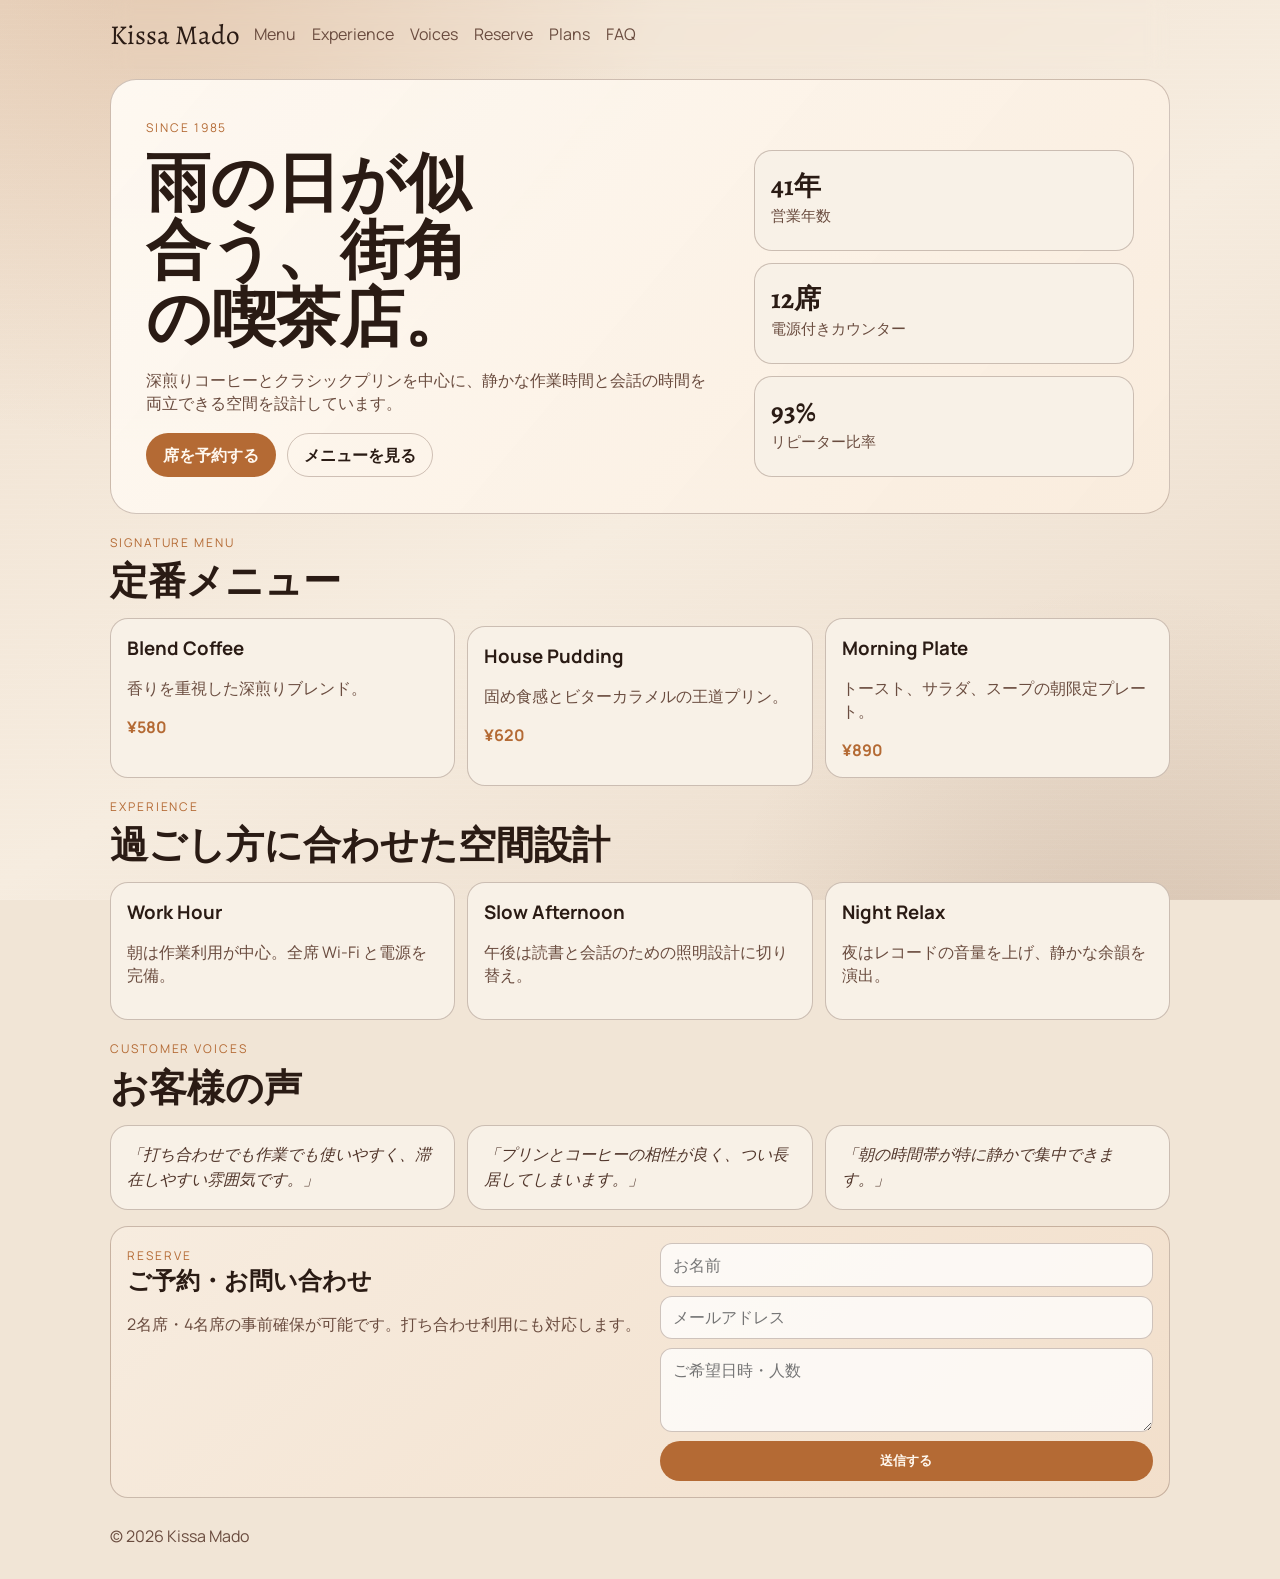
<file: index.html>
<!doctype html>
<html lang="ja">
  <head>
    <meta charset="UTF-8" />
    <meta name="viewport" content="width=device-width, initial-scale=1.0" />
    <title>Kissa Mado | 静かな喫茶店</title>
    <link rel="preconnect" href="https://fonts.googleapis.com" />
    <link rel="preconnect" href="https://fonts.gstatic.com" crossorigin />
    <link href="https://fonts.googleapis.com/css2?family=Alegreya:wght@500;700&family=Manrope:wght@400;500;700&display=swap" rel="stylesheet" />
    <link rel="stylesheet" href="styles.css" />
  </head>
  <body>
    <div class="bg-layer"></div>
    <header class="site-header container">
      <a class="brand" href="#top">Kissa Mado</a>
      <button class="menu-toggle" aria-expanded="false" aria-label="メニュー">☰</button>
      <nav class="nav-links">
        <a href="#menu">Menu</a>
        <a href="#experience">Experience</a>
        <a href="#voices">Voices</a>
        <a href="#reserve">Reserve</a>
              <a href="plans.html">Plans</a>
        <a href="faq.html">FAQ</a>
      </nav>
    </header>

    <main id="top" class="container">
      <section class="hero reveal">
        <span class="badge">SINCE 1985</span>
        <div class="hero-grid">
          <div>
            <h1>雨の日が似合う、街角の喫茶店。</h1>
            <p class="lead">
              深煎りコーヒーとクラシックプリンを中心に、静かな作業時間と会話の時間を両立できる空間を設計しています。
            </p>
            <div class="hero-actions">
              <a class="btn primary" href="#reserve">席を予約する</a>
              <a class="btn ghost" href="#menu">メニューを見る</a>
            </div>
          </div>
          <aside class="hero-stats">
            <article><strong data-count="41" data-suffix="年">0年</strong><span>営業年数</span></article>
            <article><strong data-count="12" data-suffix="席">0席</strong><span>電源付きカウンター</span></article>
            <article><strong data-count="93" data-suffix="%">0%</strong><span>リピーター比率</span></article>
          </aside>
        </div>
      </section>

      <section class="section reveal" id="menu">
        <div class="section-head">
          <span class="eyebrow">SIGNATURE MENU</span>
          <h2>定番メニュー</h2>
        </div>
        <div class="card-grid three">
          <article class="card"><h3>Blend Coffee</h3><p>香りを重視した深煎りブレンド。</p><strong>¥580</strong></article>
          <article class="card"><h3>House Pudding</h3><p>固め食感とビターカラメルの王道プリン。</p><strong>¥620</strong></article>
          <article class="card"><h3>Morning Plate</h3><p>トースト、サラダ、スープの朝限定プレート。</p><strong>¥890</strong></article>
        </div>
      </section>

      <section class="section reveal" id="experience">
        <div class="section-head">
          <span class="eyebrow">EXPERIENCE</span>
          <h2>過ごし方に合わせた空間設計</h2>
        </div>
        <div class="process-list">
          <article><h3>Work Hour</h3><p>朝は作業利用が中心。全席 Wi-Fi と電源を完備。</p></article>
          <article><h3>Slow Afternoon</h3><p>午後は読書と会話のための照明設計に切り替え。</p></article>
          <article><h3>Night Relax</h3><p>夜はレコードの音量を上げ、静かな余韻を演出。</p></article>
        </div>
      </section>

      <section class="section reveal" id="voices">
        <div class="section-head">
          <span class="eyebrow">CUSTOMER VOICES</span>
          <h2>お客様の声</h2>
        </div>
        <div class="review-grid">
          <blockquote>「打ち合わせでも作業でも使いやすく、滞在しやすい雰囲気です。」</blockquote>
          <blockquote>「プリンとコーヒーの相性が良く、つい長居してしまいます。」</blockquote>
          <blockquote>「朝の時間帯が特に静かで集中できます。」</blockquote>
        </div>
      </section>

      <section class="section reveal" id="reserve">
        <div class="contact-panel">
          <div>
            <span class="eyebrow">RESERVE</span>
            <h2>ご予約・お問い合わせ</h2>
            <p>2名席・4名席の事前確保が可能です。打ち合わせ利用にも対応します。</p>
          </div>
          <form class="contact-form">
            <input type="text" placeholder="お名前" required />
            <input type="email" placeholder="メールアドレス" required />
            <textarea placeholder="ご希望日時・人数"></textarea>
            <button type="submit" class="btn primary">送信する</button>
          </form>
        </div>
      </section>
    </main>

    <footer class="container">© <span id="year"></span> Kissa Mado</footer>
    <div class="toast" id="toast">送信ありがとうございます。24時間以内にご返信します。</div>
    <script src="app.js"></script>
  </body>
</html>
</file>
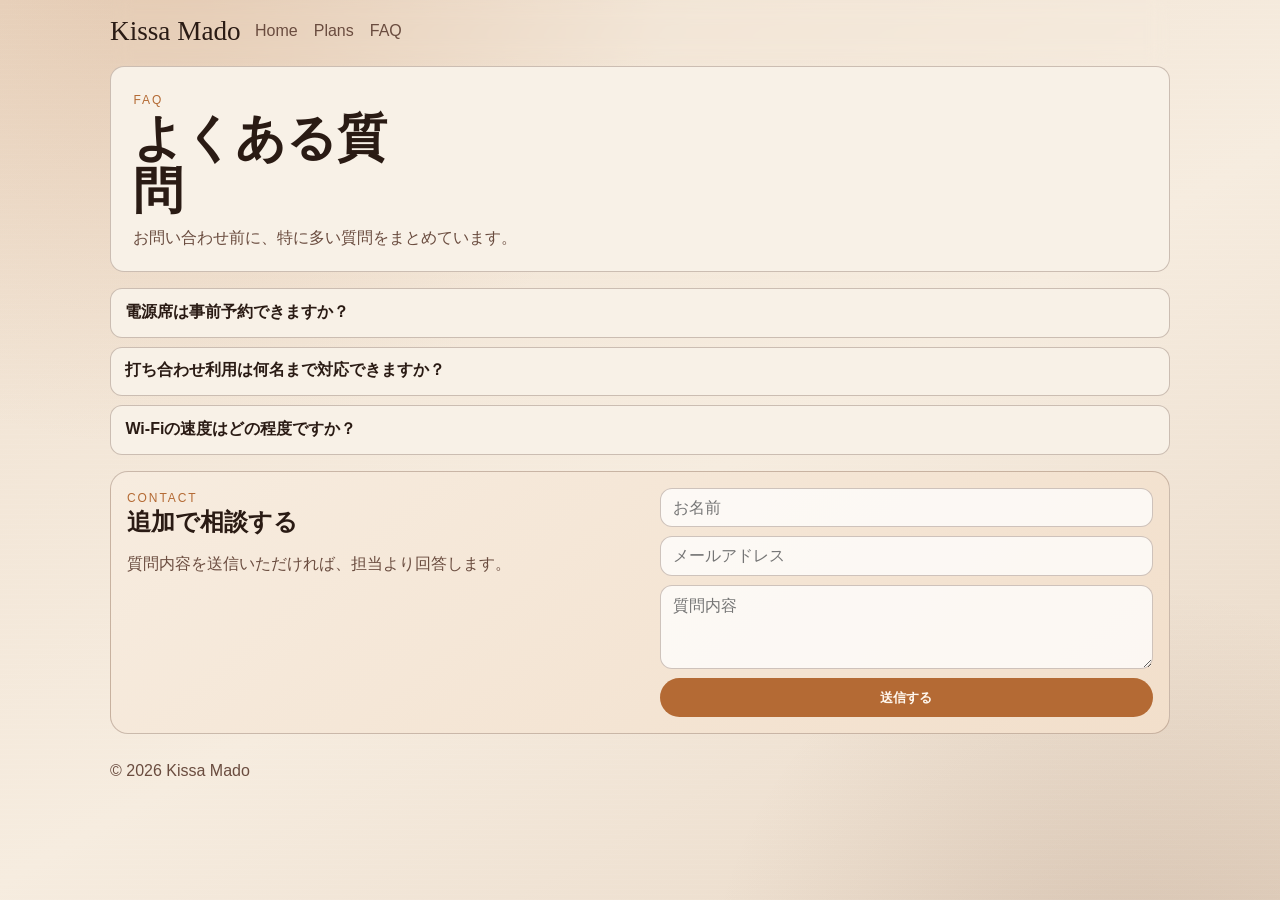
<file: faq.html>
<!doctype html>
<html lang="ja">
  <head>
    <meta charset="UTF-8" />
    <meta name="viewport" content="width=device-width, initial-scale=1.0" />
    <title>Kissa Mado | FAQ</title>
    <link rel="preconnect" href="https://fonts.googleapis.com" />
    <link rel="preconnect" href="https://fonts.gstatic.com" crossorigin />
    <link rel="stylesheet" href="styles.css" />
  </head>
  <body class="extra-page">
    <div class="bg-layer"></div>
    <header class="site-header container">
      <a class="brand" href="index.html">Kissa Mado</a>
      <button class="menu-toggle" aria-expanded="false" aria-label="メニュー">☰</button>
      <nav class="nav-links">
        <a href="index.html">Home</a>
        <a href="plans.html">Plans</a>
        <a href="faq.html">FAQ</a>
      </nav>
    </header>

    <main class="container">
      <section class="subhero reveal">
        <span class="eyebrow">FAQ</span>
        <h1>よくある質問</h1>
        <p>お問い合わせ前に、特に多い質問をまとめています。</p>
      </section>

      <section class="section reveal">
        <div class="faq-list">
          <article class="faq-item">
            <button class="faq-question" type="button" aria-expanded="false">電源席は事前予約できますか？</button>
            <div class="faq-answer">はい。平日10時〜17時の枠は事前予約が可能です。</div>
          </article>
          <article class="faq-item">
            <button class="faq-question" type="button" aria-expanded="false">打ち合わせ利用は何名まで対応できますか？</button>
            <div class="faq-answer">2名席と4名席を用意しています。5名以上は事前相談ください。</div>
          </article>
          <article class="faq-item">
            <button class="faq-question" type="button" aria-expanded="false">Wi-Fiの速度はどの程度ですか？</button>
            <div class="faq-answer">通常利用で動画会議が可能な速度を維持しています。</div>
          </article>
        </div>
      </section>

      <section class="section reveal">
        <div class="contact-panel">
          <div>
            <span class="eyebrow">CONTACT</span>
            <h2>追加で相談する</h2>
            <p>質問内容を送信いただければ、担当より回答します。</p>
          </div>
          <form class="contact-form">
            <input type="text" placeholder="お名前" required />
            <input type="email" placeholder="メールアドレス" required />
            <textarea placeholder="質問内容"></textarea>
            <button type="submit" class="btn primary">送信する</button>
          </form>
        </div>
      </section>
    </main>

    <footer class="container">© <span id="year"></span> Kissa Mado</footer>
    <div class="toast" id="toast">お問い合わせありがとうございます。順次返信します。</div>
    <script src="app.js"></script>
  </body>
</html>
</file>
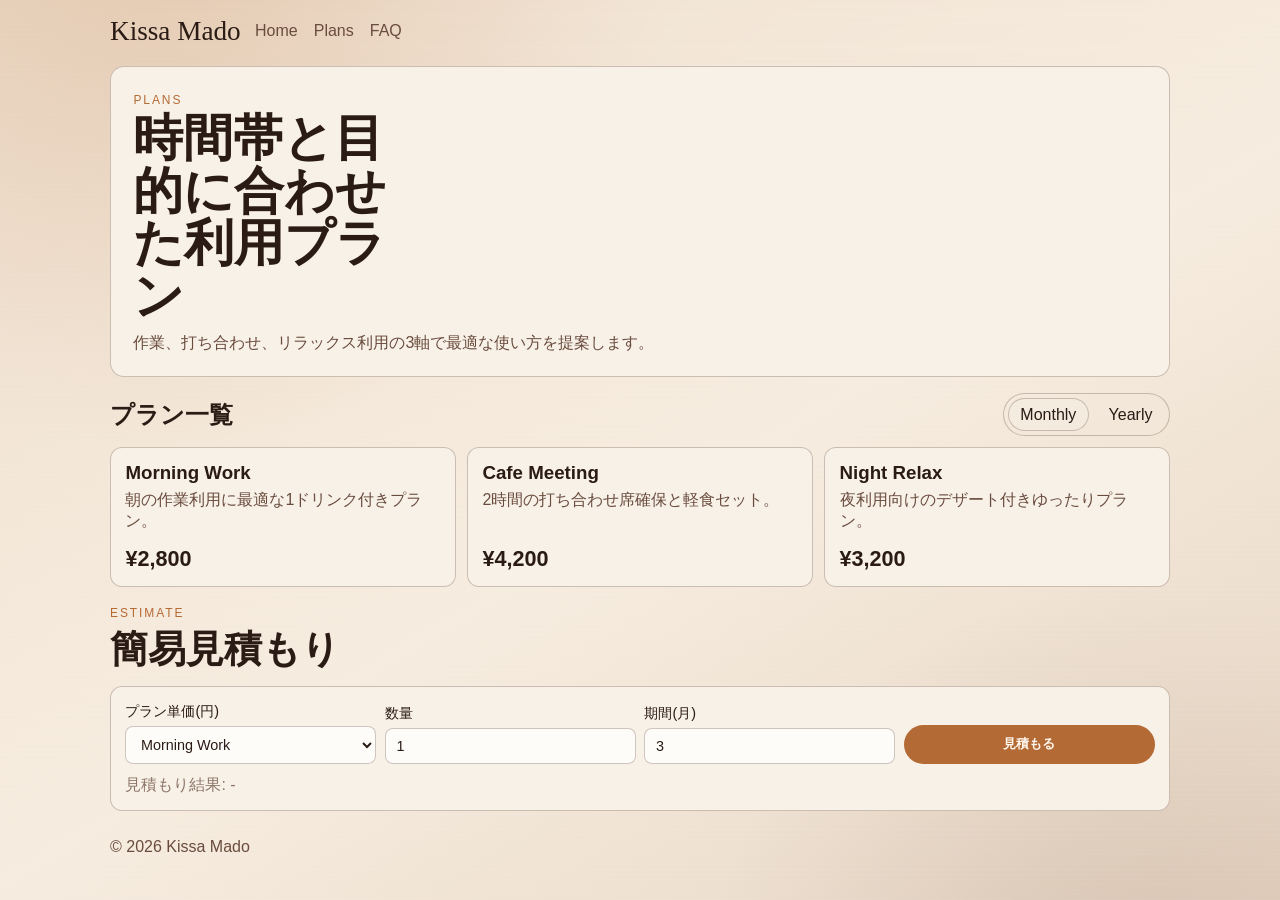
<file: plans.html>
<!doctype html>
<html lang="ja">
  <head>
    <meta charset="UTF-8" />
    <meta name="viewport" content="width=device-width, initial-scale=1.0" />
    <title>Kissa Mado | Plans</title>
    <link rel="preconnect" href="https://fonts.googleapis.com" />
    <link rel="preconnect" href="https://fonts.gstatic.com" crossorigin />
    <link rel="stylesheet" href="styles.css" />
  </head>
  <body class="extra-page">
    <div class="bg-layer"></div>
    <header class="site-header container">
      <a class="brand" href="index.html">Kissa Mado</a>
      <button class="menu-toggle" aria-expanded="false" aria-label="メニュー">☰</button>
      <nav class="nav-links">
        <a href="index.html">Home</a>
        <a href="plans.html">Plans</a>
        <a href="faq.html">FAQ</a>
      </nav>
    </header>

    <main class="container">
      <section class="subhero reveal">
        <span class="eyebrow">PLANS</span>
        <h1>時間帯と目的に合わせた利用プラン</h1>
        <p>作業、打ち合わせ、リラックス利用の3軸で最適な使い方を提案します。</p>
      </section>

      <section class="section reveal" data-pricing>
        <div class="pricing-head">
          <h2>プラン一覧</h2>
          <div class="pricing-mode">
            <button class="mode-btn active" type="button" data-mode="monthly">Monthly</button>
            <button class="mode-btn" type="button" data-mode="yearly">Yearly</button>
          </div>
        </div>

        <div class="pricing-cards">
          <article class="price-card">
            <h3>Morning Work</h3>
            <p>朝の作業利用に最適な1ドリンク付きプラン。</p>
            <strong>¥<span data-price data-monthly="2800" data-yearly="30000">2800</span></strong>
          </article>
          <article class="price-card">
            <h3>Cafe Meeting</h3>
            <p>2時間の打ち合わせ席確保と軽食セット。</p>
            <strong>¥<span data-price data-monthly="4200" data-yearly="46000">4200</span></strong>
          </article>
          <article class="price-card">
            <h3>Night Relax</h3>
            <p>夜利用向けのデザート付きゆったりプラン。</p>
            <strong>¥<span data-price data-monthly="3200" data-yearly="35000">3200</span></strong>
          </article>
        </div>
      </section>

      <section class="section reveal">
        <div class="section-head">
          <span class="eyebrow">ESTIMATE</span>
          <h2>簡易見積もり</h2>
        </div>
        <div class="calc-box">
          <form class="calc-form">
            <label>
              プラン単価(円)
              <select name="unit_price">
                <option value="2800">Morning Work</option>
                <option value="4200">Cafe Meeting</option>
                <option value="3200">Night Relax</option>
              </select>
            </label>
            <label>
              数量
              <input type="number" name="quantity" min="1" value="1" />
            </label>
            <label>
              期間(月)
              <input type="number" name="months" min="1" value="3" />
            </label>
            <button type="submit" class="btn primary">見積もる</button>
          </form>
          <p class="calc-result" aria-live="polite">見積もり結果: -</p>
        </div>
      </section>
    </main>

    <footer class="container">© <span id="year"></span> Kissa Mado</footer>
    <div class="toast" id="toast">更新内容を反映しました。</div>
    <script src="app.js"></script>
  </body>
</html>
</file>
<file: styles.css>
:root {
  --bg: #f1e5d6;
  --paper: #f8f1e7;
  --ink: #2a1b14;
  --muted: #6a4c3f;
  --line: rgba(87, 56, 40, 0.28);
  --accent: #b46a34;
  --accent-soft: #d6a173;
  --heading: "Alegreya", serif;
  --body: "Manrope", sans-serif;
}

* { box-sizing: border-box; }

body {
  margin: 0;
  color: var(--ink);
  font-family: var(--body);
  background: var(--bg);
}

.bg-layer {
  position: fixed;
  inset: 0;
  z-index: -1;
  background:
    radial-gradient(circle at 12% -8%, rgba(180, 106, 52, 0.2), transparent 35%),
    radial-gradient(circle at 88% 112%, rgba(107, 69, 48, 0.14), transparent 28%),
    repeating-linear-gradient(0deg, rgba(255, 255, 255, 0.05) 0 1px, transparent 1px 5px),
    linear-gradient(150deg, #efe0cf, #f6ecdf 54%, #e7d6c4);
}

.container {
  width: min(1060px, 92vw);
  margin: 0 auto;
}

.site-header {
  position: sticky;
  top: 0;
  z-index: 10;
  display: grid;
  grid-template-columns: auto auto 1fr;
  align-items: center;
  gap: 0.9rem;
  padding: 1rem 0;
  backdrop-filter: blur(10px);
}

.brand {
  color: var(--ink);
  text-decoration: none;
  font-family: var(--heading);
  font-size: 1.7rem;
}

.menu-toggle {
  display: none;
}

.nav-links {
  justify-self: end;
  display: flex;
  gap: 1rem;
}

.nav-links a {
  color: var(--muted);
  text-decoration: none;
  border-bottom: 1px solid transparent;
}

.nav-links a:hover {
  border-color: var(--accent);
}

.hero {
  margin-top: 0.6rem;
  background: linear-gradient(130deg, rgba(255, 251, 245, 0.92), rgba(249, 236, 221, 0.95));
  border: 1px solid var(--line);
  border-radius: 26px;
  padding: 2.2rem;
}

.badge,
.eyebrow {
  display: inline-block;
  color: var(--accent);
  letter-spacing: 0.16em;
  font-size: 0.75rem;
}

.hero-grid {
  margin-top: 0.8rem;
  display: grid;
  grid-template-columns: 1.4fr 0.9fr;
  gap: 1rem;
}

h1,
h2,
h3 {
  margin: 0;
}

h1,
h2 {
  font-family: var(--heading);
}

h1 {
  font-size: clamp(2.1rem, 6vw, 4rem);
  max-width: 11ch;
  line-height: 1.06;
}

.lead {
  margin: 1rem 0 1.1rem;
  max-width: 56ch;
  color: var(--muted);
}

.hero-actions {
  display: flex;
  gap: 0.7rem;
  flex-wrap: wrap;
}

.btn {
  border: 1px solid var(--line);
  border-radius: 999px;
  padding: 0.62rem 1rem;
  text-decoration: none;
  font-weight: 700;
}

.btn.primary {
  background: var(--accent);
  color: #fff8ef;
  border-color: transparent;
}

.btn.ghost {
  color: var(--ink);
}

.hero-stats {
  display: grid;
  gap: 0.7rem;
}

.hero-stats article,
.card,
.process-list article,
.review-grid blockquote,
.contact-panel {
  border: 1px solid var(--line);
  background: var(--paper);
  border-radius: 18px;
  padding: 1rem;
}

.hero-stats strong {
  display: block;
  font-family: var(--heading);
  font-size: 1.7rem;
}

.hero-stats span {
  color: var(--muted);
  font-size: 0.92rem;
}

.section {
  margin-top: 1rem;
}

.section-head {
  margin-bottom: 0.7rem;
}

.section-head h2 {
  margin-top: 0.2rem;
  font-size: clamp(1.6rem, 4vw, 2.4rem);
}

.card-grid,
.process-list,
.review-grid {
  display: grid;
  gap: 0.75rem;
}

.card-grid.three,
.process-list,
.review-grid {
  grid-template-columns: repeat(3, minmax(0, 1fr));
}

.card:nth-child(2) {
  transform: translateY(8px);
}

.card p,
.process-list p,
.contact-panel p {
  color: var(--muted);
}

.card strong {
  color: var(--accent);
}

.review-grid blockquote {
  margin: 0;
  font-style: italic;
  line-height: 1.6;
  color: #51362b;
}

.contact-panel {
  display: grid;
  grid-template-columns: 1.05fr 1fr;
  gap: 0.9rem;
  background: linear-gradient(140deg, #f7ecdf, #f2dfcb);
}

.contact-form {
  display: grid;
  gap: 0.55rem;
}

.contact-form input,
.contact-form textarea {
  border: 1px solid var(--line);
  border-radius: 12px;
  background: rgba(255, 255, 255, 0.75);
  color: var(--ink);
  font: inherit;
  width: 100%;
  padding: 0.62rem 0.75rem;
}

.contact-form textarea {
  min-height: 84px;
  resize: vertical;
}

footer {
  padding: 1.7rem 0 2rem;
  color: var(--muted);
}

.toast {
  position: fixed;
  right: 16px;
  bottom: 16px;
  background: #3f2a1f;
  color: #fff4e7;
  border-radius: 10px;
  padding: 0.65rem 0.9rem;
  border: 1px solid rgba(255, 232, 209, 0.25);
  opacity: 0;
  transform: translateY(10px);
  pointer-events: none;
  transition: 220ms ease;
}

.toast.show {
  opacity: 1;
  transform: translateY(0);
}

.reveal {
  opacity: 0;
  transform: translateY(20px);
  transition: 500ms ease;
}

.reveal.in {
  opacity: 1;
  transform: translateY(0);
}

@media (max-width: 860px) {
  .menu-toggle {
    display: inline-block;
    border: 1px solid var(--line);
    background: rgba(255, 255, 255, 0.7);
    color: var(--ink);
    border-radius: 10px;
    padding: 0.36rem 0.62rem;
  }

  .nav-links {
    display: none;
    position: absolute;
    right: 4vw;
    top: 56px;
    flex-direction: column;
    background: #f5e9da;
    border: 1px solid var(--line);
    border-radius: 12px;
    padding: 0.7rem;
  }

  .nav-links.open {
    display: flex;
  }

  .hero-grid,
  .card-grid.three,
  .process-list,
  .review-grid,
  .contact-panel {
    grid-template-columns: 1fr;
  }

  .card:nth-child(2) {
    transform: none;
  }
}

/* EXTRA PAGES */
.extra-page .site-header {
  margin-bottom: 0.2rem;
}

.subhero {
  padding: 1.4rem;
  border: 1px solid var(--line);
  border-radius: 14px;
  background: var(--panel, var(--paper, rgba(255, 255, 255, 0.08)));
}

.subhero h1 {
  margin: 0.35rem 0 0.6rem;
  font-size: clamp(1.8rem, 5vw, 3.1rem);
}

.subhero p {
  margin: 0;
  color: var(--muted);
  max-width: 64ch;
}

.pricing-head {
  display: flex;
  justify-content: space-between;
  align-items: center;
  gap: 0.8rem;
  margin-bottom: 0.65rem;
}

.pricing-mode {
  display: inline-flex;
  gap: 0.45rem;
  padding: 0.25rem;
  border: 1px solid var(--line);
  border-radius: 999px;
  background: rgba(255, 255, 255, 0.04);
}

.mode-btn {
  border: 1px solid transparent;
  border-radius: 999px;
  padding: 0.4rem 0.72rem;
  background: transparent;
  color: inherit;
  font: inherit;
  cursor: pointer;
}

.mode-btn.active {
  border-color: var(--line);
  background: rgba(255, 255, 255, 0.12);
}

.pricing-cards {
  display: grid;
  grid-template-columns: repeat(3, minmax(0, 1fr));
  gap: 0.7rem;
}

.price-card {
  border: 1px solid var(--line);
  border-radius: 12px;
  padding: 0.9rem;
  background: var(--panel, var(--paper, rgba(255, 255, 255, 0.08)));
}

.price-card h3 {
  margin: 0 0 0.4rem;
}

.price-card p {
  margin: 0;
  color: var(--muted);
  min-height: 2.8em;
}

.price-card strong {
  display: inline-block;
  margin-top: 0.65rem;
  font-size: 1.35rem;
}

.calc-box {
  border: 1px solid var(--line);
  border-radius: 12px;
  padding: 0.9rem;
  background: var(--panel, var(--paper, rgba(255, 255, 255, 0.08)));
}

.calc-form {
  display: grid;
  grid-template-columns: repeat(4, minmax(0, 1fr));
  gap: 0.55rem;
  align-items: end;
}

.calc-form label {
  display: grid;
  gap: 0.32rem;
  font-size: 0.9rem;
}

.calc-form select,
.calc-form input {
  width: 100%;
  border: 1px solid var(--line);
  border-radius: 8px;
  padding: 0.58rem 0.66rem;
  background: rgba(255, 255, 255, 0.75);
  color: inherit;
  font: inherit;
}

.calc-result {
  margin: 0.65rem 0 0;
  color: var(--muted);
  opacity: 0.75;
}

.calc-result.show {
  opacity: 1;
}

.faq-list {
  display: grid;
  gap: 0.55rem;
}

.faq-item {
  border: 1px solid var(--line);
  border-radius: 12px;
  overflow: hidden;
  background: var(--panel, var(--paper, rgba(255, 255, 255, 0.08)));
}

.faq-question {
  width: 100%;
  text-align: left;
  background: transparent;
  border: 0;
  border-bottom: 1px solid transparent;
  color: inherit;
  font: inherit;
  font-weight: 700;
  padding: 0.8rem 0.9rem;
  cursor: pointer;
}

.faq-item.open .faq-question {
  border-bottom-color: var(--line);
}

.faq-answer {
  display: none;
  padding: 0.72rem 0.9rem;
  color: var(--muted);
}

.faq-item.open .faq-answer {
  display: block;
}

@media (max-width: 860px) {
  .pricing-head {
    flex-direction: column;
    align-items: flex-start;
  }

  .pricing-cards {
    grid-template-columns: 1fr;
  }

  .calc-form {
    grid-template-columns: 1fr;
  }
}
</file>
